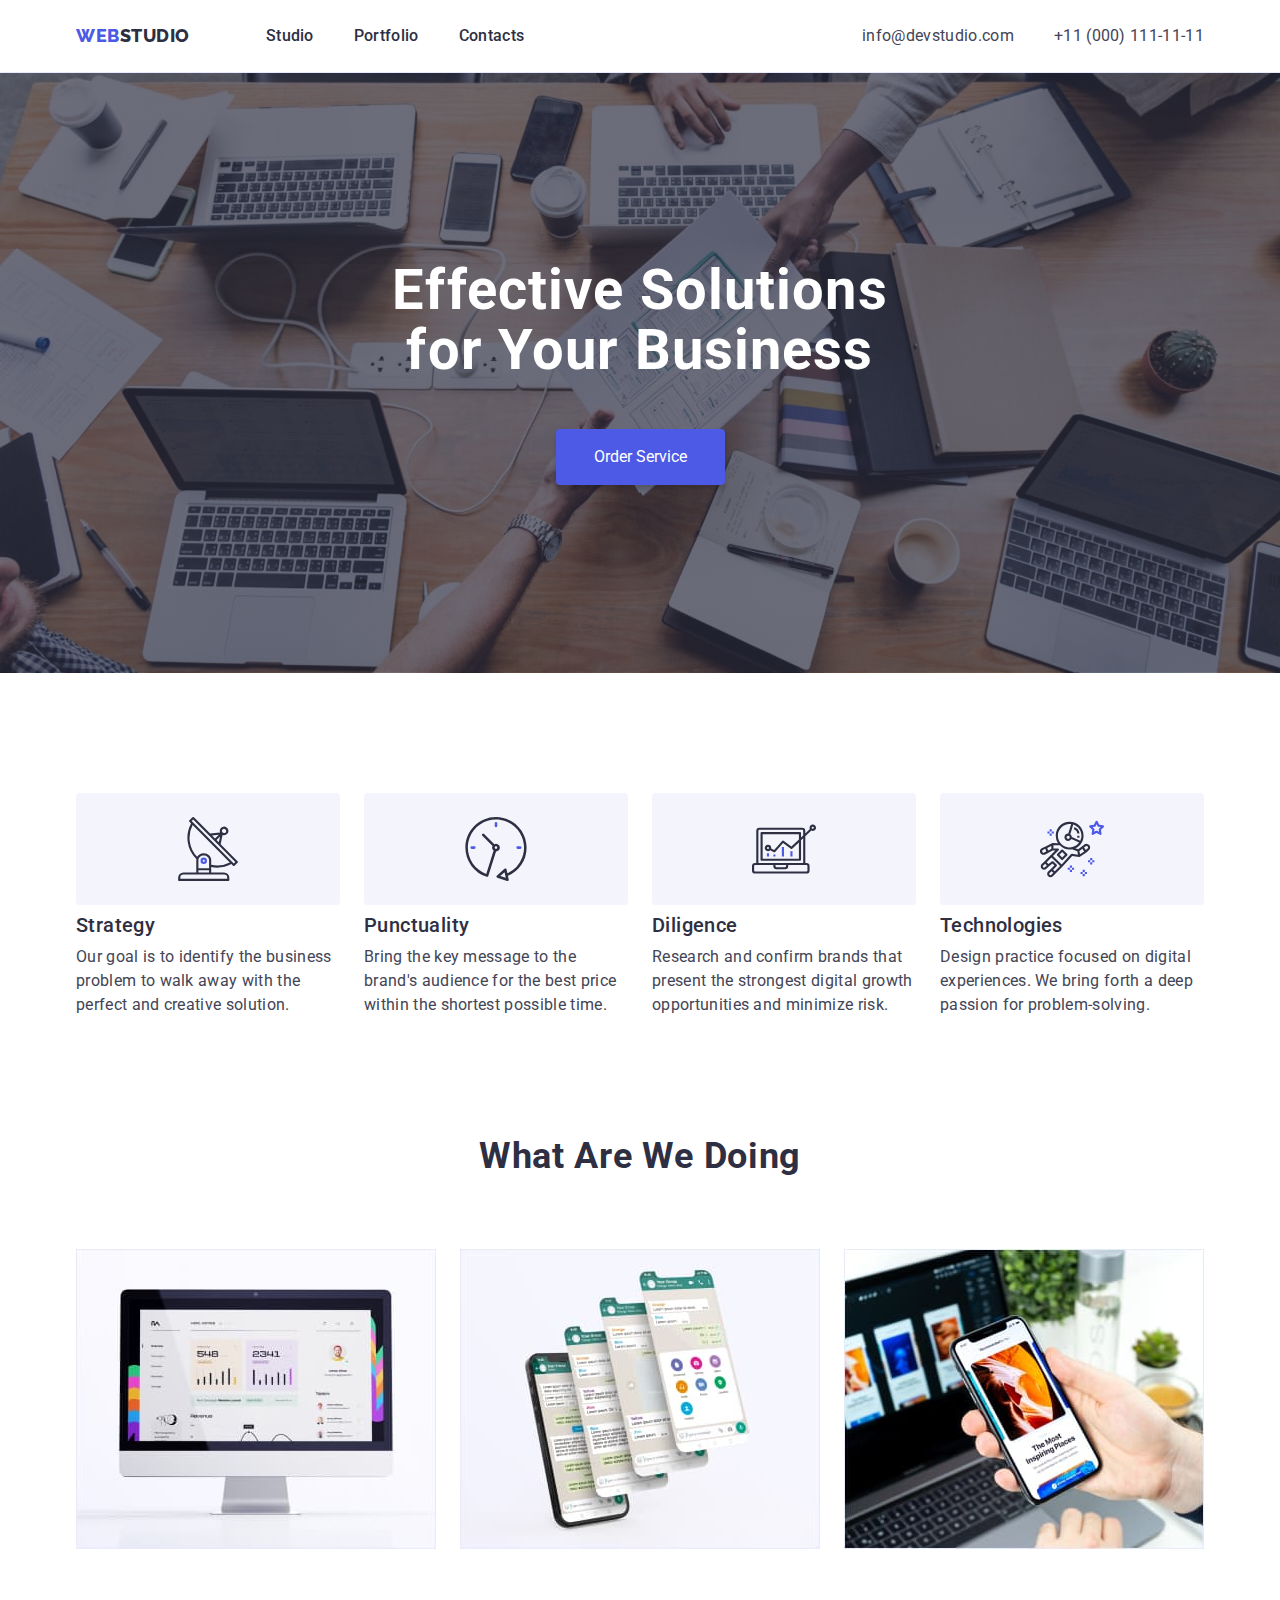
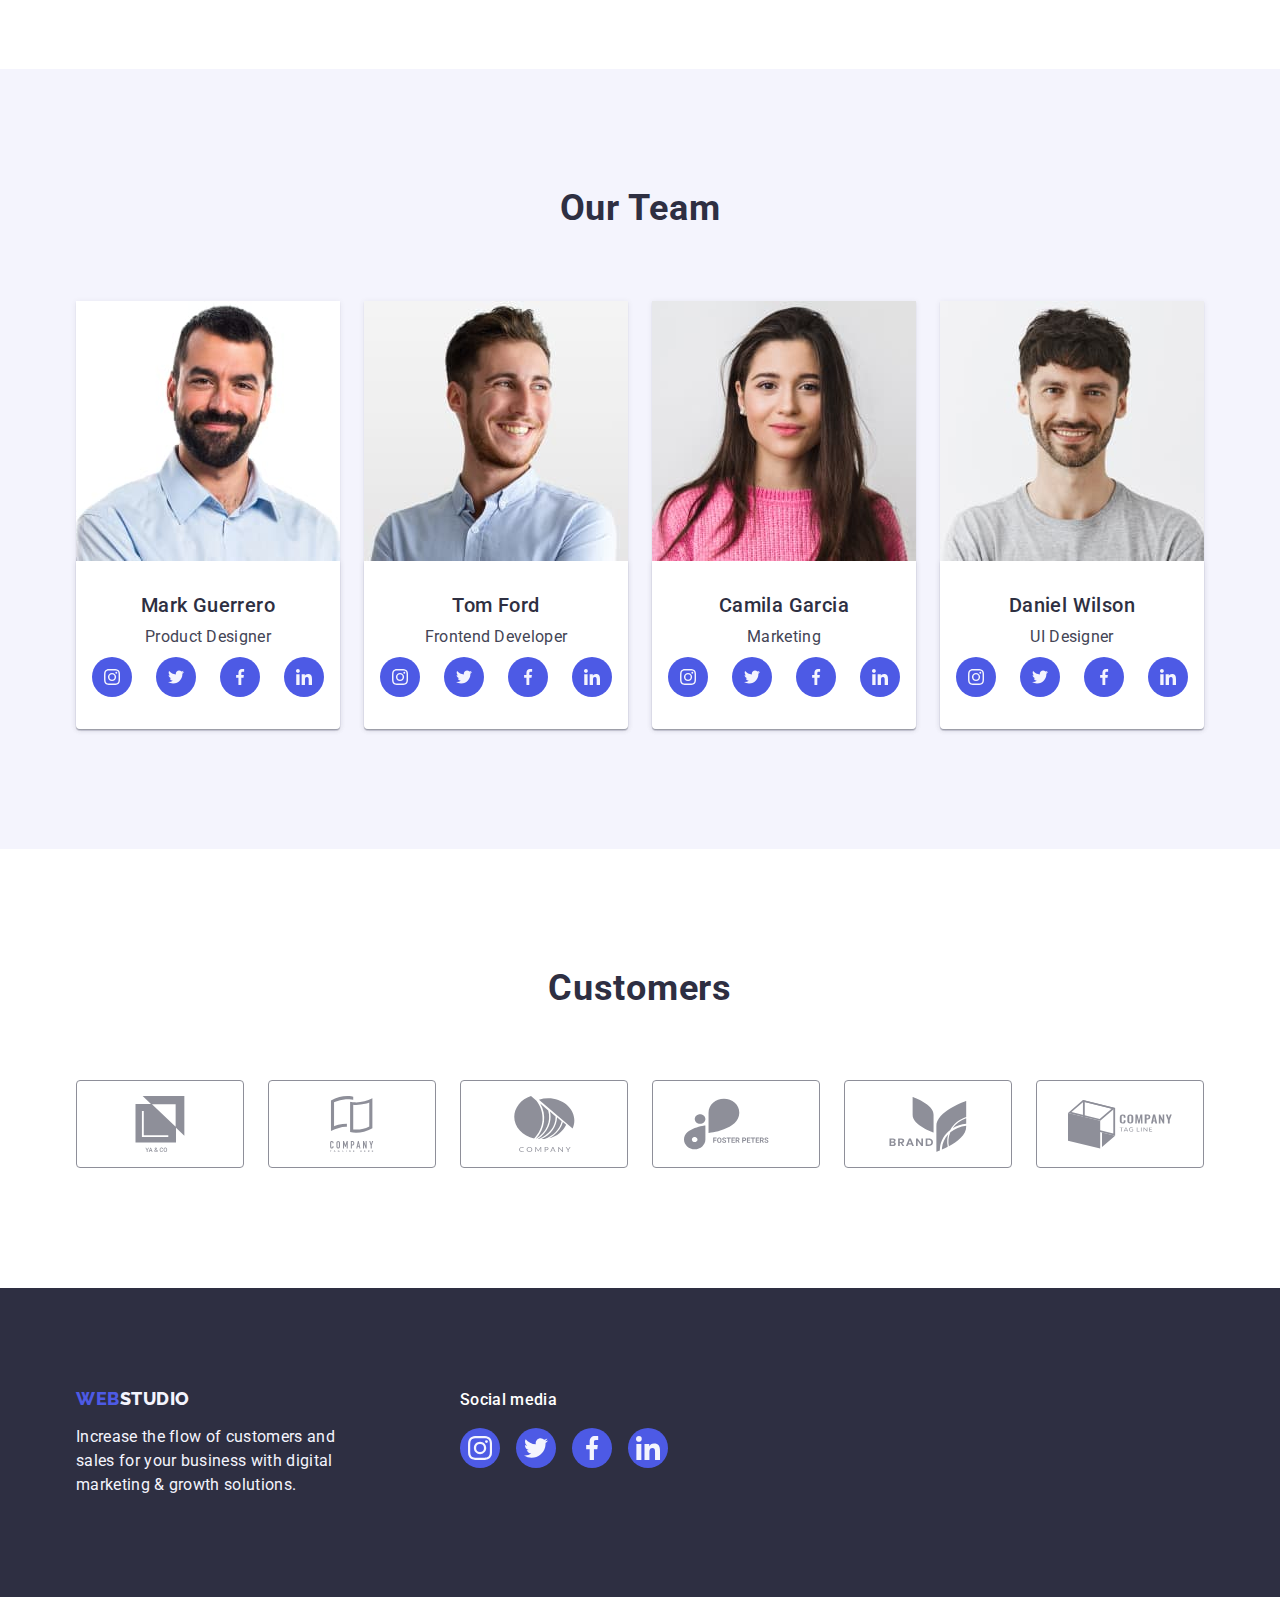
<file: index.html>
<!DOCTYPE html>
<html lang="en">
<head>
    <meta charset="UTF-8">
    <meta http-equiv="X-UA-Compatible" content="IE=edge">
    <meta name="viewport" content="width=device-width, initial-scale=1.0">
    <title>Web Studio</title>
    <link rel="preconnect" href="https://fonts.googleapis.com">
    <link rel="preconnect" href="https://fonts.gstatic.com" crossorigin>
    <link href="https://fonts.googleapis.com/css2?family=Raleway:wght@800&family=Roboto:wght@400;500;700;900&display=swap" rel="stylesheet">
    <link rel="stylesheet" href="https://cdnjs.cloudflare.com/ajax/libs/modern-normalize/1.1.0/modern-normalize.min.css">
    <link rel="stylesheet" href="./css/styles.css">
    </head>
    
    <body>
       
    <header class="header">
    <div class="container container-header">
        <nav class="header-nav">
             <a class="logo link" href="./index.html">Web<span class="logo-part">Studio</span></a>
                <ul class=" list menu-list ">
                    <li class="menu-item"> 
                        <a class="link menu-link " href="./index.html">Studio</a>
                    </li>
    
                    <li class="menu-item">
                        <a class="link menu-link " href="./portfolio.html">Portfolio</a>
                    </li>
    
                    <li class="menu-item">
                        <a class="link menu-link " href="">Contacts</a>
                    </li>
                </ul>
        </nav>
            <address class="contacts">
                <ul class="list contacts-list ">
                    <li class="contacts-item">
                         <a class="link contacts-link " href="mailto:info@devstudio.com">info@devstudio.com</a>
                    </li>
                
                    <li class="contacts-item">
                        <a class="link contacts-link " href="tel:+110001111111">+11 (000) 111-11-11</a>
                    </li>
                </ul>
            </address>
</div>
    </header>
       

<main>

<section class="hero ">
<div class="container conteiner-hero">
    <h1 class="main-title">Effective Solutions
    for Your Business</h1>

     <button class="main-btn" type="button">Order Service</button>
</div>
</section>


<section class="feature">
    <div class="container container-feature">
    <h2 class="feature-hidden-title" hidden>Feature</h2>
<ul class="list feature-list">
    <li class="feature-item">
    <div class="border-feature-icon">
        <svg class="feature-icon" width="64" height="64">
            <use href="./images/icons.svg#feature-1"></use>
        </svg>
    </div>
        <h3 class=" feature-title title">Strategy</h3>
        <p class="sub-title">Our goal is to identify the business
            problem to walk away with the perfect and creative solution. </p>
    </li>

    <li class="feature-item">
    <div class="border-feature-icon">
       <svg class="feature-icon" width="64" height="64">
        <use href="./images/icons.svg#feature-2"></use>
       </svg>
    </div>
        <h3 class=" feature-title title">Punctuality</h3>
        <p class="sub-title">Bring the key message to the brand's audience for the 
            best price within the shortest possible time.</p>
    </li>

    <li class="feature-item">
    <div class="border-feature-icon">
        <svg class="feature-icon" width="64" height="64">
    <use href="./images/icons.svg#feature-3"></use>
        </svg>
    </div>
        <h3 class="feature-title title">Diligence</h3>
        <p class="sub-title">Research and confirm brands that present the 
            strongest digital growth opportunities and minimize risk.</p>
    </li>

    <li class="feature-item">
    <div class="border-feature-icon">
        <svg class="feature-icon" width="64" height="64">
            <use href="./images/icons.svg#feature-4"></use>
        </svg>
    </div>
        <h3 class="feature-title title">Technologies</h3>
        <p class="sub-title">Design practice focused on digital experiences. 
            We bring forth a deep passion for problem-solving.</p>
    </li>

</ul>
</div>
</section>

<section class="work">
    <div class="container container-work">
<h2 class="secondary-title">What are we doing</h2>

<ul class="list work-list">
    <li class="work-item">
        <img class="work-img" src="./images/WhatWeDo/rectangle-1.jpg" alt="Apple iMac" width="360" height="300">
    </li>
    <li class="work-item">
        <img class="work-img" src="./images/WhatWeDo/rectangle-2.jpg" alt="iPhone display" width="360" height="300">
    </li>
    <li class="work-item">
        <img class="work-img" src="./images/WhatWeDo/rectangle-3.jpg" alt="iPhone" width="360" height="300">
    </li>
</ul>
</div>
</section>

<section class="team">
    <div class="container container-team">
<h2 class="secondary-title">Our Team</h2>

<ul class="list team-list">
    <li class="team-item">
        <img class="team-img" src="./images/team/1.jpg" alt="Product Designer" width="264" height="260">
    <div class="border-team">
        <h3 class="title team-title">Mark Guerrero</h3>
        <p class="sub-title team-sub-title">Product Designer</p>
        <ul class="social-list list">
            <li class="social-list-item">
                <a class=" social-list-link" href="#">
                <svg class="social-list-icon" width="16" height="16">
                    <use href="./images/icons.svg#instagram"></use>
                </svg>
                </a>
            </li>
            <li class="social-list-item">
                <a class=" social-list-link" href="#">
                <svg class="social-list-icon" width="16" height="16">
                    <use href="./images/icons.svg#twitter"></use>
                </svg>
                </a>
            </li>
            <li class="social-list-item">
                <a class=" social-list-link" href="#">
                <svg class="social-list-icon" width="16" height="16">
                    <use href="./images/icons.svg#facebook"></use>
                </svg>
                </a>
            </li>
            <li class="social-list-item">
                <a class=" social-list-link" href="#">
                <svg class="social-list-icon" width="16" height="16">
                    <use href="./images/icons.svg#linkedin"></use>
                </svg>
                </a>
            </li>
        </ul>
    </div>
    </li>
    <li class="team-item">
        <img class="team-img" src="./images/team/2.jpg" alt="Frontend Developer" width="264" height="260">
    <div class="border-team">
        <h3 class="title team-title">Tom Ford</h3>
        <p class="sub-title team-sub-title">Frontend Developer</p>
        <ul class="social-list list">
            <li class="social-list-item">
                <a class=" social-list-link" href="#">
                <svg class="social-list-icon" width="16" height="16">
                    <use href="./images/icons.svg#instagram"></use>
                </svg>
                </a>
            </li>
            <li class="social-list-item">
                <a class=" social-list-link" href="#">
                <svg class="social-list-icon" width="16" height="16">
                    <use href="./images/icons.svg#twitter"></use>
                </svg>
                </a>
            </li>
            <li class="social-list-item">
                <a class=" social-list-link" href="#">
                <svg class="social-list-icon" width="16" height="16">
                    <use href="./images/icons.svg#facebook"></use>
                </svg>
                </a>
            </li>
            <li class="social-list-item">
                <a class=" social-list-link" href="#">
                <svg class="social-list-icon" width="16" height="16">
                    <use href="./images/icons.svg#linkedin"></use>
                </svg>
                </a>
            </li>
        </ul>
       
    </div>
    </li>
    <li class="team-item">
        <img class="team-img" src="./images/team/3.jpg" alt="Marketing" width="264" height="260">
    <div class="border-team">
        <h3 class="title team-title">Camila Garcia</h3>
        <p class="sub-title team-sub-title">Marketing</p>
        <ul class="social-list list">
            <li class="social-list-item">
                <a class=" social-list-link" href="#">
                <svg class="social-list-icon" width="16" height="16">
                    <use href="./images/icons.svg#instagram"></use>
                </svg>
                </a>
            </li>
            <li class="social-list-item">
                <a class=" social-list-link" href="#">
                <svg class="social-list-icon" width="16" height="16">
                    <use href="./images/icons.svg#twitter"></use>
                </svg>
                </a>
            </li>
            <li class="social-list-item">
                <a class=" social-list-link" href="#">
                <svg class="social-list-icon" width="16" height="16">
                    <use href="./images/icons.svg#facebook"></use>
                </svg>
                </a>
            </li>
            <li class="social-list-item">
                <a class=" social-list-link" href="#">
                <svg class="social-list-icon" width="16" height="16">
                    <use href="./images/icons.svg#linkedin"></use>
                </svg>
                </a>
            </li>
        </ul>
       
    </div>
    </li>
    <li class="team-item">
        <img class="team-img" src="./images/team/4.jpg" alt="UI Designer" width="264" height="260">
    <div class="border-team">
        <h3 class="title team-title">Daniel Wilson</h3>
        <p class="sub-title team-sub-title">UI Designer</p>
        <ul class="social-list list">
            <li class="social-list-item">
                <a class=" social-list-link" href="#">
                <svg class="social-list-icon" width="16" height="16">
                    <use href="./images/icons.svg#instagram"></use>
                </svg>
                </a>
            </li>
            <li class="social-list-item">
                <a class=" social-list-link" href="#">
                <svg class="social-list-icon" width="16" height="16">
                    <use href="./images/icons.svg#twitter"></use>
                </svg>
                </a>
            </li>
            <li class="social-list-item">
                <a class=" social-list-link" href="#">
                <svg class="social-list-icon" width="16" height="16">
                    <use href="./images/icons.svg#facebook"></use>
                </svg>
                </a>
            </li>
            <li class="social-list-item">
                <a class=" social-list-link" href="#">
                <svg class="social-list-icon" width="16" height="16">
                    <use href="./images/icons.svg#linkedin"></use>
                </svg>
                </a>
            </li>
        </ul>
    </div>
    </li>
</ul>
</div>
</section>

<section class="client">
    <div class="container">
        <h2 class="secondary-title client-title">Customers</h2>
        <ul class="client-list list">
            <li class="client-list-item">
                <a class="client-list-link" href="#">
                    <svg class="client-icon" width="104" height="56">
                        <use href="./images/icons.svg#client-1"></use>
                    </svg>
                </a>
            </li>
            <li class="client-list-item">
                 <a class="client-list-link" href="#">
                    <svg class="client-icon" width="104" height="56">
                        <use href="./images/icons.svg#client-2"></use>
                    </svg>
                </a>
                </li>
            <li class="client-list-item">
                <a class="client-list-link" href="#">
                    <svg class="client-icon" width="104" height="56">
                        <use href="./images/icons.svg#client-3"></use>
                    </svg>
                </a> 
            </li>
            <li class="client-list-item">
                 <a class="client-list-link" href="#">
                    <svg class="client-icon" width="104" height="56">
                        <use href="./images/icons.svg#client-4"></use>
                    </svg>
                    </a>
            </li>
            <li class="client-list-item">
                <a class="client-list-link" href="#">
                
                    <svg class="client-icon" width="104" height="56">
                        <use href="./images/icons.svg#client-5"></use>
                    </svg>
                    </a>
            </li>
            <li class="client-list-item">
                <a class="client-list-link" href="#">
                    <svg class="client-icon" width="104" height="56">
                        <use href="./images/icons.svg#client-6"></use>
                    </svg>
                </a>
            </li>
        </ul>
    </div>
</section>

</main>


<footer class="footer">
    <div class="container container-footer">
        <div class="footer-info">
    <a class="link logo-footer" href="./index.html"> Web<span class="logo-style">Studio</span></a>

        <p class="footer-desc">Increase the flow of customers and sales for 
            your business with digital marketing & growth solutions.</p>
</div>
<div class="footer-social">
    <p class="footer-social-title">Social media</p>
    <ul class="footer-social-list list">
        <li class="footer-list-item">
            <a class=" footer-social-link" href="#">
            <svg class="footer-list-icon" width="24" height="24">
                <use href="./images/icons.svg#instagram"></use>
            </svg>
            </a>
        </li>
        <li class="footer-list-item">
            <a class="footer-social-link" href="#">
            <svg class="footer-list-icon" width="24" height="24">
                <use href="./images/icons.svg#twitter"></use>
            </svg>
            </a>
        </li>
        <li class="footer-list-item">
            <a class="footer-social-link" href="#">
            <svg class="footer-list-icon" width="24" height="24">
                <use href="./images/icons.svg#facebook"></use>
            </svg>
            </a>
        </li>
        <li class="footer-list-item">
            <a class="footer-social-link" href="#">
            <svg class="footer-list-icon" width="24" height="24">
                <use href="./images/icons.svg#linkedin"></use>
            </svg>
            </a>
        </li>
    </ul>
</div>

    </div>        
</footer>

</body>
</html>
</file>
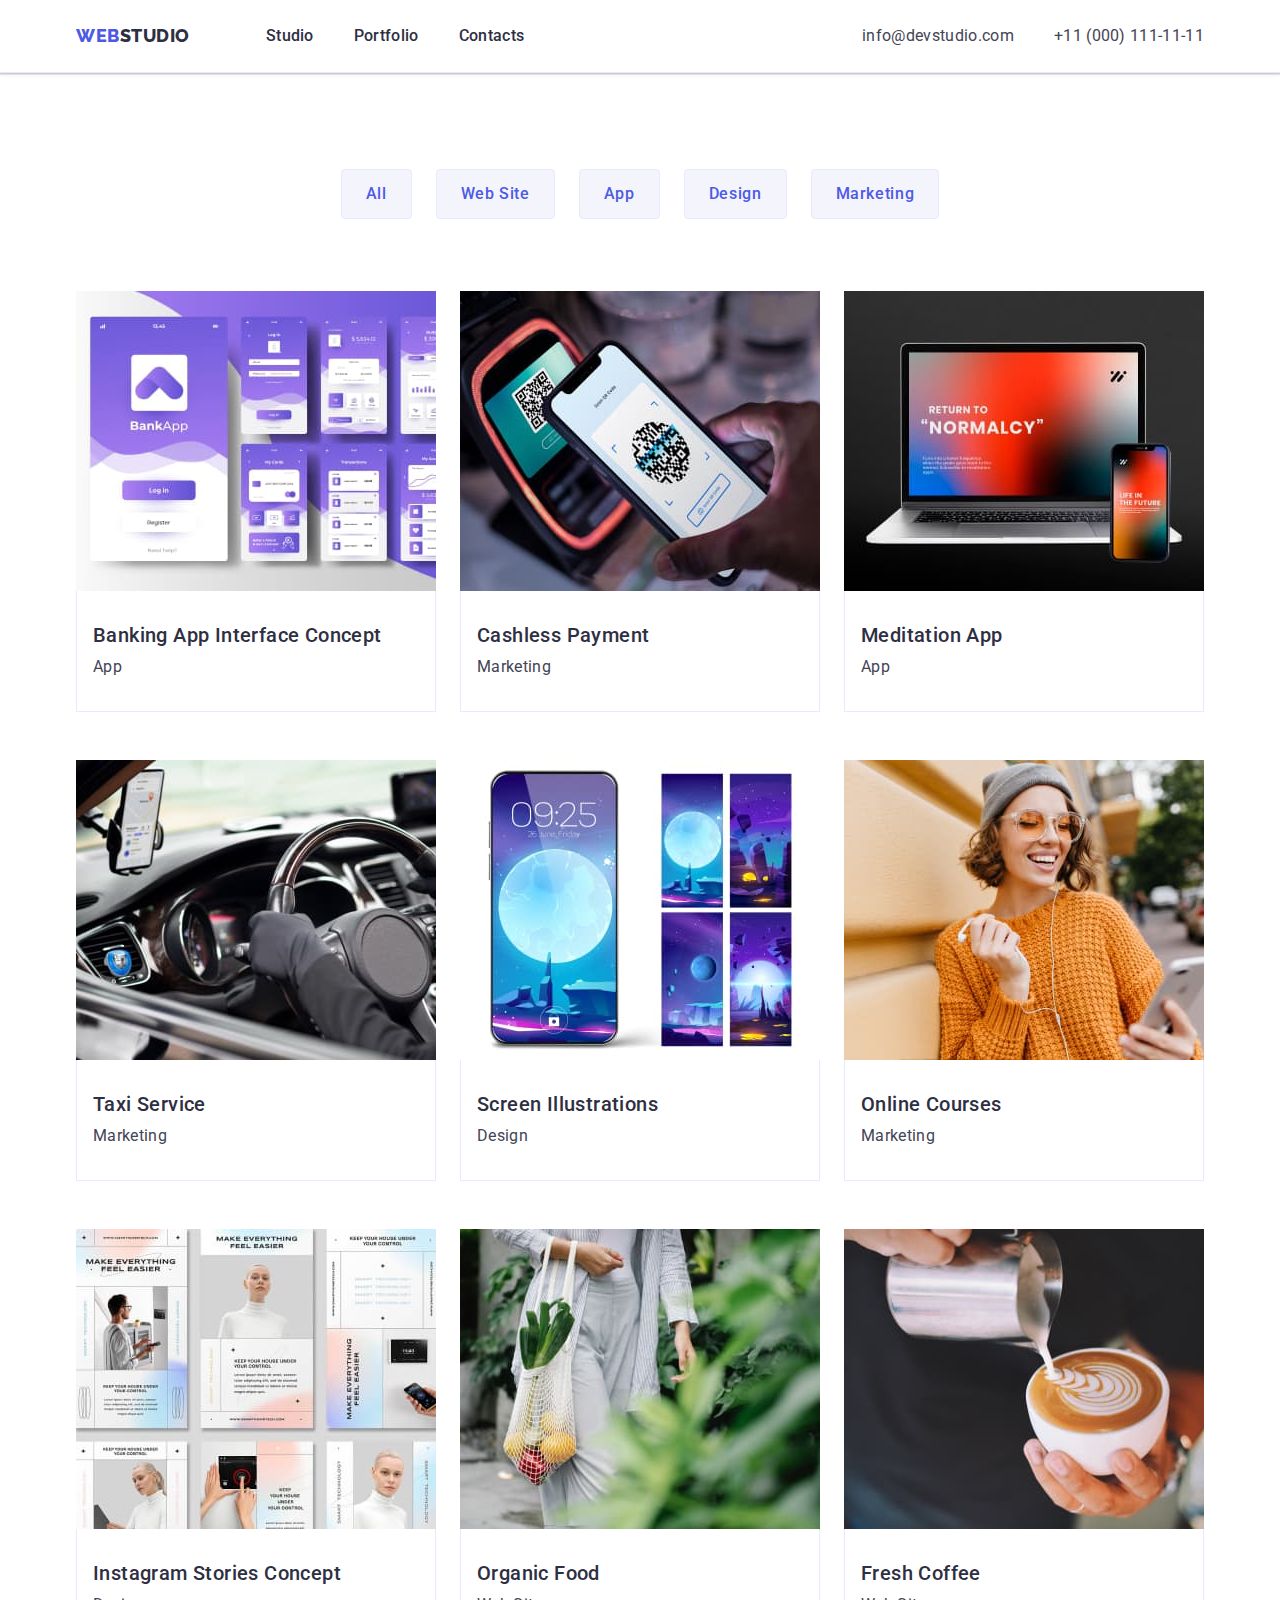
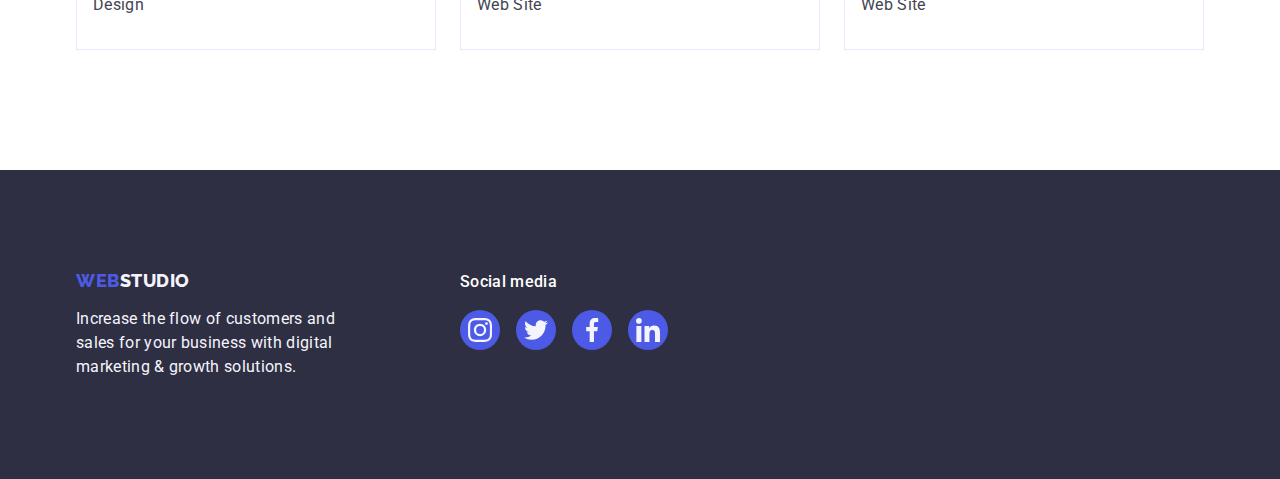
<file: portfolio.html>
<!DOCTYPE html>
<html lang="en">
<head>
    <meta charset="UTF-8">
    <meta http-equiv="X-UA-Compatible" content="IE=edge">
    <meta name="viewport" content="width=device-width, initial-scale=1.0">
    <title>Portfolio</title>
    <link rel="preconnect" href="https://fonts.googleapis.com">
<link rel="preconnect" href="https://fonts.gstatic.com" crossorigin>
<link href="https://fonts.googleapis.com/css2?family=Raleway:wght@800&family=Roboto:wght@400;500;700;900&display=swap" rel="stylesheet">
<link rel="stylesheet" href="https://cdnjs.cloudflare.com/ajax/libs/modern-normalize/1.1.0/modern-normalize.min.css">
<link rel="stylesheet" href="./css/styles.css">
</head>

<body>
   
    <header class="header">
        <div class="container container-header">
            <nav class="header-nav">
                 <a class="logo link" href="./index.html">Web<span class="logo-part">Studio</span></a>
                    <ul class=" list menu-list ">
                        <li class="menu-item"> 
                            <a class="link menu-link " href="./index.html">Studio</a>
                        </li>
        
                        <li class="menu-item">
                            <a class="link menu-link " href="./portfolio.html">Portfolio</a>
                        </li>
        
                        <li class="menu-item">
                            <a class="link menu-link " href="">Contacts</a>
                        </li>
                    </ul>
            </nav>
                <address class="contacts">
                    <ul class="list contacts-list ">
                        <li class="contacts-item">
                             <a class="link contacts-link " href="mailto:info@devstudio.com">info@devstudio.com</a>
                        </li>
                    
                        <li class="contacts-item">
                            <a class="link contacts-link" href="tel:+110001111111">+11 (000) 111-11-11</a>
                        </li>
                    </ul>
                </address>
    </div>
        </header>
           
   
<main>

    <section class="cards">
<div class="container">
        <h1 hidden>Portfolio</h1>

<ul class="filter-list list">
   <li class="filters-item">
    <button class="filter-btn" type="button">All</button>
  </li>
   <li class="filters-item">
    <button class="filter-btn" type="button">Web Site</button>
  </li>
   <li class="filters-item">
    <button class="filter-btn" type="button">App</button>
  </li>
   <li class="filters-item">
    <button class="filter-btn" type="button">Design</button>
  </li>
   <li class="filters-item">
    <button class="filter-btn" type="button">Marketing</button>
  </li>
</ul>


<ul class="list cards-list">
  <li class="cards-item">
    <a class="link cards-link" href="#">
        <img class="cards-img" src="./images/hw-2/app-1.jpg" alt="Application design" width="360" height="300">
<div class="cards-border">
        <h2 class="title cards-title">Banking App Interface Concept</h2>
        <p class="sub-title cards-sub-title">App</p>
</div>
    </a>
</li>

  <li class="cards-item">
    <a class="link cards-link" href="#">
        <img class="cards-img" src="./images/hw-2/marketing-2.jpg" alt="Paypas" width="360" height="300">
<div class="cards-border">
        <h2 class="title cards-title">Cashless Payment</h2>
        <p class="sub-title cards-sub-title">Marketing</p>
</div>
    </a>
</li>

  <li class="cards-item">
    <a class="link cards-link" href="#">
        <img class="cards-img" src="./images/hw-2/app-3.jpg" alt="Laptop and phone" width="360" height="300">
<div class="cards-border">
        <h2 class="title cards-title">Meditation App</h2>
        <p class="sub-title cards-sub-title">App</p>
</div>
    </a>
</li>

  <li class="cards-item">
    <a class="link cards-link" href="#">
        <img class="cards-img" src="./images/hw-2/marketing-4.jpg" alt="Car" width="360" height="300">
<div class="cards-border">
        <h2 class="title cards-title">Taxi Service</h2>
        <p class="sub-title cards-sub-title">Marketing</p>
</div>
    </a>
</li>

  <li class="cards-item">
    <a class="link cards-link" href="#">
        <img class="cards-img" src="./images/hw-2/design-5.jpg" alt="Phone and screenshots" width="360" height="300">
<div class="cards-border">
        <h2 class="title cards-title">Screen Illustrations</h2>
        <p class="sub-title cards-sub-title">Design</p>
</div>
    </a>
</li>

  <li class="cards-item">
    <a class="link cards-link" href="#">
        <img class="cards-img" src="./images/hw-2/marketing-6.jpg" alt="Girl" width="360" height="300">
<div class="cards-border">
        <h2 class="title cards-title">Online Courses</h2>
        <p class="sub-title cards-sub-title">Marketing</p>
</div>        
    </a>
</li>

  <li class="cards-item">
    <a class="link cards-link" href="#">
        <img class="cards-img" src="./images/hw-2/design-7.jpg" alt="Instagram stories content" width="360" height="300">
<div class="cards-border">
        <h2 class="title cards-title"> Instagram Stories Concept</h2>
        <p class="sub-title cards-sub-title">Design</p>
</div>       
    </a>
</li>

  <li class="cards-item">
    <a class="link cards-link" href="#">
        <img class="cards-img" src="./images/hw-2/web-site-8.jpg" alt="Woman with groceries" width="360" height="300">
<div class="cards-border">
        <h2 class="title cards-title">Organic Food</h2>
        <p class="sub-title cards-sub-title">Web Site</p>
 </div>       
    </a>
</li>

  <li class="cards-item">
    <a class="link cards-link" href="#">
        <img class="cards-img" src="./images/hw-2/web-site-9.jpg" alt="Coffee" width="360" height="300">
<div class="cards-border">
        <h2 class="title cards-title">Fresh Coffee</h2>
        <p class="sub-title cards-sub-title">Web Site</p>
</div>
    </a>
</li>  

</ul>
</div>
</section>
</main>
 
<footer class="footer">
    <div class="container container-footer">
        <div class="footer-info">
    <a class="link logo-footer" href="./index.html"> Web<span class="logo-style">Studio</span></a>

        <p class="footer-desc">Increase the flow of customers and sales for 
            your business with digital marketing & growth solutions.</p>
</div>
<div class="footer-social">
    <p class="footer-social-title">Social media</p>
    <ul class="footer-social-list list">
        <li class="footer-social-list-item">
            <a class="social-list-link footer-social-link" href="#">
            <svg class="social-list-icon" width="24" height="24">
                <use href="./images/icons.svg#instagram"></use>
            </svg>
            </a>
        </li>
        <li class="social-list-item">
            <a class="social-list-link footer-social-link" href="#">
            <svg class="social-list-icon" width="24" height="24">
                <use href="./images/icons.svg#twitter"></use>
            </svg>
            </a>
        </li>
        <li class="social-list-item">
            <a class="social-list-link footer-social-link" href="#">
            <svg class="social-list-icon" width="24" height="24">
                <use href="./images/icons.svg#facebook"></use>
            </svg>
            </a>
        </li>
        <li class="social-list-item">
            <a class="social-list-link footer-social-link" href="#">
            <svg class="social-list-icon" width="24" height="24">
                <use href="./images/icons.svg#linkedin"></use>
            </svg>
            </a>
        </li>
    </ul>
</div>

    </div>        
</footer>
</body>
</html>
</file>
<file: css/styles.css>
:root{
    --primary-font: 'Roboto', sans-serif;
    --secondary-font:'Raleway', sans-serif;
    --accent-color:#404BBF;
    --primary-text-color:#2E2F42;
    --secondary-text-color:#434455;
}

/*COMPONENTS**********************************/

h1,
h2,
h3,
h4,
p{
    margin-top: 0;
    margin-bottom: 0;
}

ul,
ol{
    margin-top: 0;
    margin-bottom: 0;
    padding-left: 0;
}

img{
    display: block;
}

button{
    cursor: pointer;

}

.list{
  list-style: none;  
}

.link{
    text-decoration: none;
    
}



 body{
font-family: var(--primary-font);
color: var(--secondary-text-color);
background-color: #FFF;
}

.container{
    width: 1158px;
    margin: 0 auto;
    padding: 0 15px;
}



/*COMPONENTS**********************************/

.logo {
    font-family:'Raleway', sans-serif;
    font-weight: 800;
    font-size: 18px;
    line-height: 1.17;
    letter-spacing: 0.03em;
    text-transform: uppercase;
    color: #4d5ae5;
    display: inline-block;
    margin-right: 76px;
}

.logo-part{
    color:#2E2F42 ;
}

.logo-style{
    
    color: #F4F4FD;
}

.sub-title {
font-weight: 400;
font-size: 16px;
line-height: 1.5;
letter-spacing: 0.02em;
color: #434455;
}

.secondary-title{
font-weight: 700;
font-size: 36px;
line-height: 1.11;
text-align: center;
letter-spacing: 0.02em;
text-transform: capitalize;
color: #2E2F42;
margin-bottom: 72px; 
align-items: center;
}


.title {
font-weight: 500;
font-size: 20px;
line-height: 1.2;
letter-spacing: 0.02em;
color: #2e2f42;
margin-bottom: 8px;
}

/*COMPONENTS**********************************/





/*HEADER************************************/


.header{
   box-shadow:0px 2px 1px rgba(46, 47, 66, 0.08),
    0px 1px 1px rgba(46, 47, 66, 0.16),
    0px 1px 6px rgba(46, 47, 66, 0.08); 
    border-bottom: 1px solid #e7e9fc;
}

.container-header{
    display: flex;
    justify-content: space-between;
    align-items: center;
}

.header-nav{
    display: flex;
    align-items: center;
}

.menu-list{
    display: flex;
    align-items: center;
    gap: 40px; 
    
}

.menu-item{
 
}

.menu-link {
    display: block;
  padding: 24px 0;     
font-weight: 500;
font-size: 16px;
line-height: calc(24/16);
letter-spacing: 0.02em;
color: #2E2F42;
}

.menu-link:hover,
.menu-link:focus{
    color:#404BBF;
}

.contacts-item{
   
}

.contacts {
  
display: flex;
align-items: center;
font-style: normal;     
}

.contacts-list {
  display: flex;
align-items: center;
gap: 40px;
}


.contacts-link {
   
font-weight: 400;
font-size: 16px;
line-height: 1.5;
letter-spacing: 0.02em;
color: #434455;
}

.contacts-link:hover,
.contacts-link:focus{
    color: #404BBF;
}


/*HEADER************************************/





/*HERO****************************************
****/
.hero{
    background-image: linear-gradient(rgba(46, 47, 66, 0.7), rgba(46, 47, 66, 0.7)), url(../images/hero/hero-bg-images.jpg);
    background-color: #2E2F42;
    background-repeat: no-repeat;
    background-position: center;
    background-size: cover;
    padding: 188px 0;
      max-width: 1440px;
   
      
}


.conteiner-hero{
 display: flex;
 flex-direction: column;
 justify-content: center;
   align-items: center;
}

.main-title{
text-align: center;
margin-bottom: 48px;
max-width: 496px;
font-weight: 700;
font-size: 56px;
line-height: 1.07;
letter-spacing: 0.02em;
color: #FFFFFF;
}

.main-btn{
padding: 16px 32px;
background-color: #4D5AE5;
color: #FFF;
border: none;
box-shadow: 0px 4px 4px rgba(0, 0, 0, 0.15);
border-radius: 4px;
min-width: 169px;
height: 56px;
font-family: "Roboto", sans-serif;

}

.main-btn:hover,
.main-btn:focus{
box-shadow: 0px 4px 4px rgba(0, 0, 0, 0.15);
background-color: #404BBF;
}

/*HERO****************************************
****/





/*FEATURE****************************************
****/

.feature{
   padding: 120px 0;
  
}

.container-feature{
   display: flex;
   justify-content: center;
align-items: center;
}

.feature-list{
display: flex;
align-items: center;
}

.feature-item{
    width: 264px;
}

.feature-item:not(:last-child){
    margin-right: 24px;
}

.border-feature-icon{
    display: flex;
    align-items: center;
    justify-content: center; 
    height: 112px;
    padding: 24px 100px;
    margin-bottom: 8px;
    background-color: #F4F4FD;
border-radius: 4px;
}


/*FEATURE****************************************
****/





/*WORK****************************************
****/

.work{
    padding-bottom: 120px;
}


.work-list{
 display: flex;
  flex-wrap: wrap;
  gap: 24px;
}


.work-img{
   
    max-width: 100%;
    height: auto;
}

/*WORK****************************************
****





/*TEAM****************************************
****/

.team{
    background-color: #F4F4FD;
    padding: 120px 0;
}

.team-list{
    display: flex;
    flex-wrap: wrap;
    gap: 24px;
}


.team-item{
    border-radius: 0px 0px 4px 4px; 
    box-shadow: 0px 1px 6px rgba(46, 47, 66, 0.08), 
    0px 1px 1px rgba(46, 47, 66, 0.16), 
    0px 2px 1px rgba(46, 47, 66, 0.08);
}

.team-img{
    
    max-width: 100%;
    height: auto;
   }

.team-sub-title{
    margin-bottom: 8px;
}

.border-team{
    padding: 32px 0; 
    border-top: none;
    text-align: center;
    background: #FFFFFF;
    box-shadow: 0px 1px 6px rgba(46, 47, 66, 0.08), 
    0px 1px 1px rgba(46, 47, 66, 0.16), 
    0px 2px 1px rgba(46, 47, 66, 0.08);
    border-radius: 0px 0px 4px 4px;
}

.social-list{
    display: flex;
    justify-content: center;
    gap: 24px;
}


.social-list-link{
    display: flex;
    justify-content: center;
    align-items: center;
    width: 40px;
    height: 40px;
    border-radius: 50%;
    background-color:#4D5AE5;
}

.social-list-link:hover,
.social-list-link:focus{ 
    background-color: #404bbf;
}

.social-list-icon{
    fill: #F4F4FD;
}

/*TEAM****************************************
****/



/*CLIENT*************************************/

.client{
    padding: 120px 0;
}

.client-title{
    line-height: 1.1;
}



.client-list{
    display: flex;
    justify-content: space-between;
align-items: center;
gap: 24px;
}

.client-list-item{
    width: calc((100% - 120px) / 6);
    height: 88px;

}

.client-list-link{
    width: 100%;
    height: 100%;
    border: 1px solid #8e8f99;
    border-radius: 4px;
    display: flex; 
    align-items: center;
    justify-content: center;
    color: #8e8f99;

}

.client-list-link:hover,
.client-list-link:focus{
    border-color: #404bbf; 
    color: #404bbf;
}


.client-icon{
  fill: currentColor;
}




/*CLIENT*************************************/






/*FOOTER******************************************/

.footer {
    background-color:#2e2f42;
    padding: 100px 0;
}

.container-footer{
    display: flex;
    justify-content: flex-start;
    align-items: baseline;
    
}

.footer-info{
    margin-right: 120px;
}

.logo-footer{
    font-family:'Raleway', sans-serif;
    font-weight: 800;
    font-size: 18px;
    line-height: 1.17;
    letter-spacing: 0.03em;
    text-transform: uppercase;
    color: #4d5ae5;
    display: inline-block;
    margin-bottom: 16px; 
}

.footer-desc {
    font-weight: 400;
    width: 264px;
font-size: 16px;
line-height: calc(24/16);
letter-spacing: 0.02em;
color: #F4F4FD;
}


.footer-social-title{
font-weight: 500;
font-size: 16px;
line-height: 1.5;
letter-spacing: 0.02em;
color: #FFFFFF;
margin-bottom: 16px;
}

.footer-social-list{
    display: flex;
    gap: 16px;
}

.footer-social-link{
    display: flex;
    justify-content: center;
    align-items: center;
    width: 40px;
    height: 40px;
    border-radius: 50%;
    background-color:#4D5AE5;
    color: #F4F4FD;
}


.footer-list-icon{
    fill: currentColor;
}


.footer-social-link:hover,
.footer-social-link:focus{
    background-color:#31d0aa; 
}


/*FOOTER******************************************/





/*PORTFOLIO************************************/

.cards{
    padding: 96px 0 120px;
}



.filter-list{
    display: flex;
    justify-content: center;
     margin-bottom: 72px;
}

.filters-item:not(:last-child){
    margin-right: 24px;
}

.filter-btn {
    padding: 12px 24px;
    border-radius: 4px;
    border: 1px solid #e7e9fc;
    font-family: "Roboto", sans-serif;
    font-weight: 500;
    font-size: 16px;
    line-height: 1.5;
    letter-spacing: 0.04em;    
    color:  #4d5ae5;
    background-color: #F4F4FD;
    
}

.filter-btn:hover,
.filter-btn:focus{
    border: 1px solid transparent;
    box-shadow: 0px 3px 1px rgba(0, 0, 0, 0.1), 
    0px 2px 1px rgba(0, 0, 0, 0.08), 
    0px 2px 2px rgba(0, 0, 0, 0.12);
    background-color: #404BBF;
    color: #FFF;
}


.cards-list{
    display: flex;
    flex-wrap: wrap;
    row-gap: 48px;
    column-gap: 24px;
}

.cards-link{
    display: block; 
}

.cards-img{
    max-width: 100%;
    height: auto;
}


.cards-border{
    padding: 32px 16px;
    border: 1px solid #e7e9fc; 
    border-top: none;
    background: #FFFFFF;
    
}

.cards-sub-title{
font-size: 16px;
line-height: 1.5;
letter-spacing: 0.02em;
color: #434455;
}


.cards-link:hover{
    box-shadow: 0px 1px 6px rgba(46, 47, 66, 0.08), 
    0px 1px 1px rgba(46, 47, 66, 0.16), 
    0px 2px 1px rgba(46, 47, 66, 0.08)
}

.cards-link:focus{
    box-shadow: 0px 1px 6px rgba(46, 47, 66, 0.08), 
    0px 1px 1px rgba(46, 47, 66, 0.16), 
    0px 2px 1px rgba(46, 47, 66, 0.08)
}



/*PORTFOLIO**************************************/
</file>
